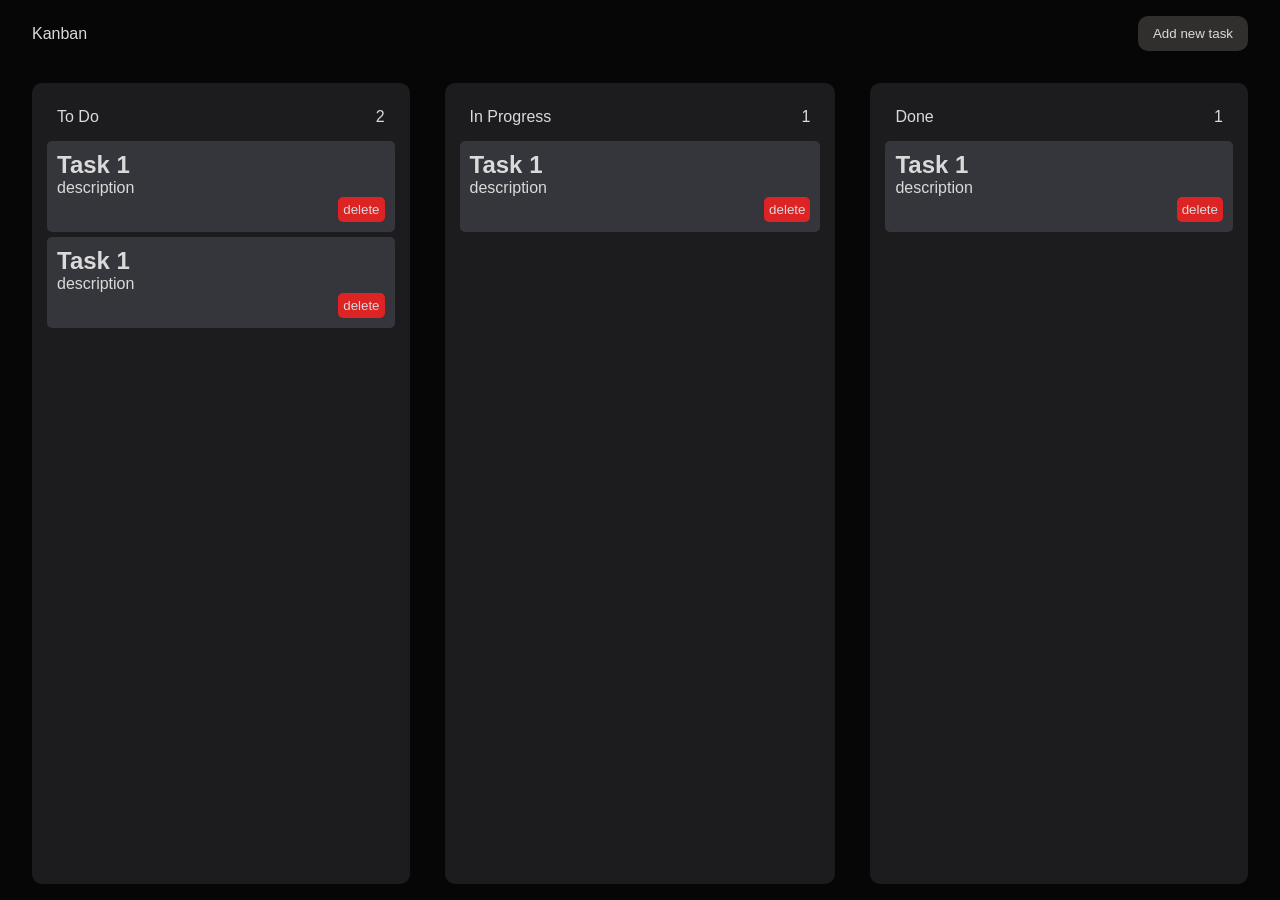
<file: index.html>
<!doctype html>
<html lang="en">
  <head>
    <meta charset="UTF-8" />
    <meta name="viewport" content="width=device-width, initial-scale=1.0" />
    <title>Kanban</title>
    <link rel="stylesheet" href="style.css" />
  </head>
  <body>
    <main>
      <nav>
        <div class="left">Kanban</div>
        <div class="right">
          <button class="toggle-modal">Add new task</button>
        </div>
      </nav>

      <section class="board">
        <div id="todo" class="task-column">
          <div class="heading">
            <div class="left">To Do</div>
            <div class="right">Count</div>
          </div>
          <div draggable="true" class="task">
            <h2>Task 1</h2>
            <p>description</p>
            <button>delete</button>
          </div>
          <div draggable="true" class="task">
            <h2>Task 1</h2>
            <p>description</p>
            <button>delete</button>
          </div>
        </div>
        <div id="progress" class="task-column">
          <div class="heading">
            <div class="left">In Progress</div>
            <div class="right">Count</div>
          </div>
          <div draggable="true" class="task">
            <h2>Task 1</h2>
            <p>description</p>
            <button>delete</button>
          </div>
        </div>
        <div id="done" class="task-column">
          <div class="heading">
            <div class="left">Done</div>
            <div class="right">Count</div>
          </div>
          <div draggable="true" class="task">
            <h2>Task 1</h2>
            <p>description</p>
            <button>delete</button>
          </div>
        </div>
      </section>
    </main>

    <div class="modal add-new-task">
      <div class="bg"></div>
      <div class="center">
        <input type="text" id="task-title" placeholder="Task Title" />
        <textarea
          id="task-description"
          placeholder="Task Description"
        ></textarea>
        <button class="add-task-btn">Add Task</button>
      </div>
    </div>

    <script src="script.js"></script>
  </body>
</html>
</file>
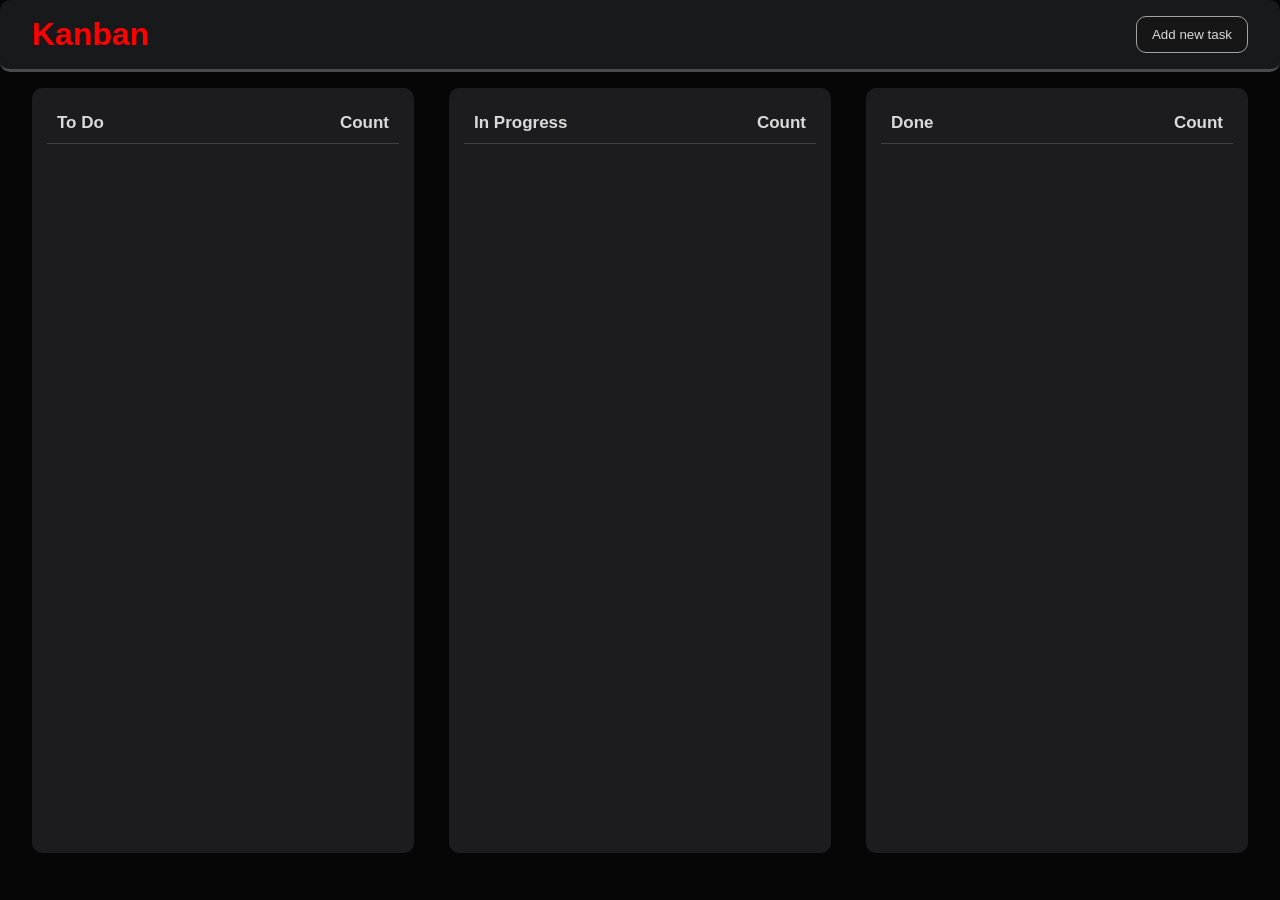
<file: Main_Project/extra.html>
<!doctype html>
<html lang="en">
  <head>
    <meta charset="UTF-8" />
    <meta name="viewport" content="width=device-width, initial-scale=1.0" />
    <title>Kanban</title>
    <link rel="stylesheet" href="extra.css" />
  </head>
  <body>
    <main>
      <nav>
        <div class="left">Kanban</div>
        <div class="right">
          <button class="modal-activate">Add new task</button>
        </div>
      </nav>

      <section class="board">
        <div id="todo" class="task-column">
          <div class="heading">
            <div class="left">To Do</div>
            <div class="right">Count</div>
          </div>
          <div class="tasks"></div>
        </div>
        <div id="progress" class="task-column">
          <div class="heading">
            <div class="left">In Progress</div>
            <div class="right">Count</div>
          </div>
          <div class="tasks"></div>
        </div>
        <div id="done" class="task-column">
          <div class="heading">
            <div class="left">Done</div>
            <div class="right">Count</div>
          </div>
          <div class="tasks"></div>
        </div>
      </section>
    </main>
    <div class="modal">
      <div class="bg"></div>
      <div class="center">
        <input type="text" id="title" placeholder="Task Title" />
        <textarea
          name="desc"
          id="desc"
          placeholder="Task Description"
        ></textarea>
        <button id="addTaskBtn">Add Task</button>
      </div>
    </div>

    <script src="extra.js"></script>
  </body>
</html>
</file>
<file: style.css>
* {
  margin: 0;
  padding: 0;
  box-sizing: border-box;
}

html,
body {
  height: 100%;
  width: 100%;
  font-family: 'Poppins', sans-serif;
}

:root {
  --background-color: #060606;
  --bg-button-color: #5d565680;
  --primary-text-color: rgb(218, 218, 218);
  --delete-color: #dd2323;
  --bg-unfocus-color: #3c3c3c50;

  /* backgrounds */
  --bg-task-col: #1c1c1e;
  --bg-task-col-selected: #1c1c20;
  --bg-task: rgba(79, 81, 89, 0.5);


  /* padding variable */
  --nav-padding: 1rem 2rem;
  --section-padding: 1rem 2rem;
  --padding-s: 5px;
  --padding-m: 10px;
  --padding-l: 15px;
  --padding-xl: 20px;
  --padding-xxl: 35px;

  /* border variables */
  --border-tasks-selected: 2px dashed var(--primary-text-color);

  /* font variables */
  --font-size-s: 12px;
  --font-size-m: 14px;
  --font-size-mm: 16px;
  --font-size-l: 18px;
  --font-size: xl:25px;

  /* border-radius variables */
  --border-radius-s: 5px;
  --border-radius-m: 10px;
  --border-radius-l: 15px;
  --border-radius-xl: 20px;
  --border-radius-xxl: 35px;


}

body {
  background-color: var(--background-color);
  color: var(--primary-text-color);
}

main {
  height: 100%;
  display: flex;
  flex-direction: column;
}

nav {
  padding: var(--nav-padding);
  display: flex;
  align-items: center;
  justify-content: space-between;
}

nav button {
  background-color: var(--bg-button-color);
  border: none;
  outline: none;
  color: var(--primary-text-color);
  padding: var(--padding-m) var(--padding-l);
  border-radius: var(--border-radius-m);
  cursor: pointer;
  z-index: 20;
}

button {
  background-color: var(--bg-button-color);
  border: none;
  outline: none;
  color: var(--primary-text-color);
  padding: var(--padding-s) var(--padding-s);
  border-radius: var(--border-radius-s);
  cursor: pointer;
}



section {
  padding: var(--section-padding);
  display: flex;
  flex-grow: 1;
  justify-content: space-between;
  gap: var(--padding-xxl);
}


section .task-column {
  background-color: var(--bg-task-col);
  flex-grow: 1;
  padding: var(--padding-l);
  padding: var(--padding-l);
  transition:
    background-color 0.2s ease,
    border-color 0.2s ease,
    transform 0.2s ease,
    all 0.7s cubic-bezier(0.19, 1, 0.22, 1);
  border-radius: var(--border-radius-m);
  cursor: default;
  display: flex;
  flex-direction: column;
  gap: var(--padding-s);
  user-select: none;

}

section .task-column.hover-over {
  border: var(--border-tasks-selected);
  scale: 1.03;
  cursor: grabbing;
  background-color: var(--bg-task-col-selected);
}

section .task-column .heading {
  width: 100%;
  padding: var(--padding-m);
  display: flex;
  align-items: center;
  justify-content: space-between;
}

/* section .task-column .tasks {
  flex-grow: 1;
  padding: var(--padding-s);
  background-color: cyan;
  display: flex;
  flex-direction: column;
  gap: var(--padding-m);
  justify-content: start;
  cursor: default;
} */

section .task-column .task {
  background-color: var(--bg-task);
  padding: var(--padding-m);
  border-radius: var(--border-radius-s);
  display: flex;
  flex-direction: column;
  justify-content: space-between;
  align-items: start;
  cursor: grab;
  opacity: 1;
  user-select: none;
}

/* While dragging a task */
section .task-column .task:active {
  cursor: grabbing;
}



section .task-column .task button {
  color: var(--primary-text-color);
  background-color: var(--delete-color);
  align-self: flex-end;
}


.modal {
  height: 100vh;
  width: 100vw;
  position: fixed;
  top: 0;
  left: 0;
  display: none;
  align-items: center;
  justify-content: center;
  z-index: 100;
  transition: all 0.5s cubic-bezier();
}

.modal.active {
  display: flex;
}

.modal .bg {
  position: absolute;
  height: 100%;
  width: 100%;
  background-color: var(--bg-unfocus-color);
  backdrop-filter: blur(5px);
}

.modal .center {
  background-color: var(--background-color);
  padding: var(--padding-xxl);
  border-radius: var(--border-radius-m);
  border: solid 2px rgba(77, 77, 79, 0.756);
  display: flex;
  flex-direction: column;
  justify-content: center;
  align-items: center;
  gap: var(--padding-l);
  z-index: 10;
}

.modal .center input,
.modal .center textarea,
.modal .center select {
  background-color: var(--bg-task);
  font-size: var(--font-size-m);
  border: none;
  outline: none;
  color: var(--primary-text-color);
  padding: var(--padding-m);
  border-radius: var(--border-radius-s);
}

.modal .center textarea {
  resize: none;
  /* height: 50px; */
}

.modal .center button {
  background-color: var(--bg-button-color);
  padding: var(--padding-xl);
  border: none;
  outline: none;
  color: var(--primary-text-color);
  padding: var(--padding-s);
  cursor: pointer;
  font-size: var(--font-size-mm);
}
</file>
<file: Main_Project/extra.css>
* {
  margin: 0;
  padding: 0;
  box-sizing: border-box;
}

html,
body {
  height: 100%;
  width: 100%;
  font-family: 'Poppins', sans-serif;
}

:root {
  --background-color: #060606;
  --bg-button-color: #161616;
  --primary-text-color: rgb(218, 218, 218);
  --delete-color: #dd2323;
  --next-color: rgb(29, 120, 85);


  /* backgrounds */
  --bg-task-col: #1c1c1e;
  --bg-task: #2b2c30;
  --bg-translucent: rgba(43, 44, 48, 0.5);


  /* padding variable */
  --nav-padding: 1rem 2rem;
  --section-padding: 1rem 2rem;
  --padding-s: 5px;
  --padding-m: 10px;
  --padding-l: 15px;
  --padding-xl: 20px;
  --padding-xxl: 35px;
  --padding-xxxl: 50px
    /* font size variables */
    --font-size-m: 15px;
  /* border variables */
  --border-tasks-selected: 2px dashed var(--primary-text-color);

  /* border-radius variables */
  --border-radius-s: 5px;
  --border-radius-m: 10px;
  --border-radius-l: 15px;
  --border-radius-xl: 20px;
  --border-radius-xxl: 35px;


}

body {
  background-color: var(--background-color);
  color: var(--primary-text-color);
}

main {
  height: 100%;
  display: flex;
  flex-direction: column;
}

nav {
  border-bottom: 3px solid rgba(117, 114, 114, 0.552);
  background-color: var(--bg-translucent);
  backdrop-filter: blur(1px);
  padding: var(--nav-padding);
  border-radius: var(--border-radius-m);
  display: flex;
  justify-content: space-between;
  align-items: center;
}

nav button {
  background-color: var(--bg-button-color);
  border: none;
  outline: none;
  color: var(--primary-text-color);
  padding: var(--padding-m) var(--padding-l);
  border-radius: var(--border-radius-m);
  border: 1px solid rgb(164, 163, 163);
  cursor: pointer;
}

nav .left {
  font-size: xx-large;
  font-weight: 800;
  color: red;
}

button {
  background-color: var(--bg-button-color);
  border: none;
  outline: none;
  color: var(--primary-text-color);
  padding: var(--padding-s) var(--padding-s);
  border-radius: var(--border-radius-s);
  cursor: pointer;
}

section {
  padding: var(--section-padding);
  display: flex;
  flex-grow: 1;
  justify-content: space-between;
  gap: var(--padding-xxl);
}


section .task-column {
  background-color: var(--bg-task-col);
  height: 100%;
  max-height: 85vh;
  width: 100%;
  padding: var(--padding-l);
  flex: 1;
  display: flex;
  flex-direction: column;
  transition: all 0.7s cubic-bezier(0.19, 1, 0.22, 1);
  border-radius: var(--border-radius-m);
  cursor: default;
  overflow: hidden;
}

section .task-column.hover-over {
  border: var(--border-tasks-selected);
  scale: 1.03;
  cursor: grabbing;

}

section .task-column .heading {
  width: 100%;
  padding: var(--padding-m);
  font-size: 17px;
  font-weight: 700;
  border-bottom: 1px solid rgba(111, 106, 106, 0.463);
  display: flex;
  align-items: center;
  justify-content: space-between;
}

section .task-column .tasks {
  flex: 1;
  min-height: 0;
  min-width: 0;
  padding: var(--padding-s);
  display: flex;
  flex-direction: column;
  justify-content: start;
  gap: var(--padding-m);
  cursor: default;
  overflow: auto;
  overflow-x: hidden;
  overflow-y: auto;

  scrollbar-width: none;
  -ms-overflow-style: none;

}

section .task-column .tasks::-webkit-scrollbar {
  display: none;
}

section .task-column .tasks .task {
  background-color: var(--bg-task);
  min-height: 0;
  padding: var(--padding-m);
  border-radius: var(--border-radius-s);
  display: flex;
  justify-content: space-between;
  align-items: center;
  gap: var(--padding-m);
  flex-shrink: 0;
  cursor: grab;
  opacity: 1;
  user-select: none;
  -webkit-user-drag: element;
  max-height: 200px;
  overflow: hidden;
}

/* While dragging a task */
section .task-column .tasks .task:active {
  cursor: grabbing;
}

section .task-column .tasks .task .task-view {
  padding: var(--padding-s);
  display: flex;
  flex-direction: column;
  gap: var(--padding-m);
}

section .task-column .tasks .task .task-view {
  max-height: 100px;
  overflow: hidden;
}

section .task-column .tasks .task .actions {
  height: 100%;
  margin-top: var(--padding-m);
  display: flex;
  flex-direction: column;
  justify-content: flex-end;
  align-items: flex-end;
  align-self: flex-end;
  gap: var(--padding-l);
}

section .task-column .tasks .task button {
  color: var(--primary-text-color);
  padding: var(--padding-s) var(--padding-m);
  font-weight: 600;
  background-color: var(--delete-color);
}

section .task-column .tasks .task .actions .delete {
  background-color: var(--delete-color);
}

section .task-column .tasks .task .actions .next {
  background-color: var(--next-color);
}

.modal {
  height: 100%;
  width: 100%;
  position: fixed;
  top: 0;
  left: 0;
  display: none;
  justify-content: center;
  align-items: center;
  color: var(--primary-text-color);
  user-select: none;
}

.modal.active {
  display: flex;
}

.modal .bg {
  height: 100%;
  width: 100%;
  background-color: var(--bg-translucent);
  backdrop-filter: blur(5px);
  position: absolute;
  top: 0;
  left: 0;
}

.modal .center {
  padding: var(--padding-xxl);
  border-radius: var(--border-radius-m);
  border: 2px solid rgba(101, 96, 96, 0.659);
  background-color: var(--bg-task);
  z-index: 10;
  display: flex;
  gap: var(--padding-m);
  flex-direction: column;
}

.modal .center #title,
.modal .center #desc,
.modal .center button {
  padding: var(--padding-m);
  border: none;
  outline: none;
  border-radius: var(--border-radius-s);
  font-weight: 600;
  background-color: var(--bg-task-col);
  color: var(--primary-text-color);
  resize: none;
  backdrop-filter: blur(-5px);
  font-size: var(--font-size-m)
}

.model .center #desc {
  overflow: auto;
  scrollbar-width: none;
  -ms-overflow-style: none;
}

.modal .center #desc::-webkit-scrollbar {
  display: none
}

.modal .center button {
  width: fit-content;
  align-self: center;
  transition: all 0.7s cubic-bezier(0.19, 1, 0.22, 1);
  padding: var(--padding-m) var(--padding-l);
  border: 1px solid rgba(101, 99, 99, 0.764)
}

.modal .center button:hover {
  scale: 1.05;
}
</file>
